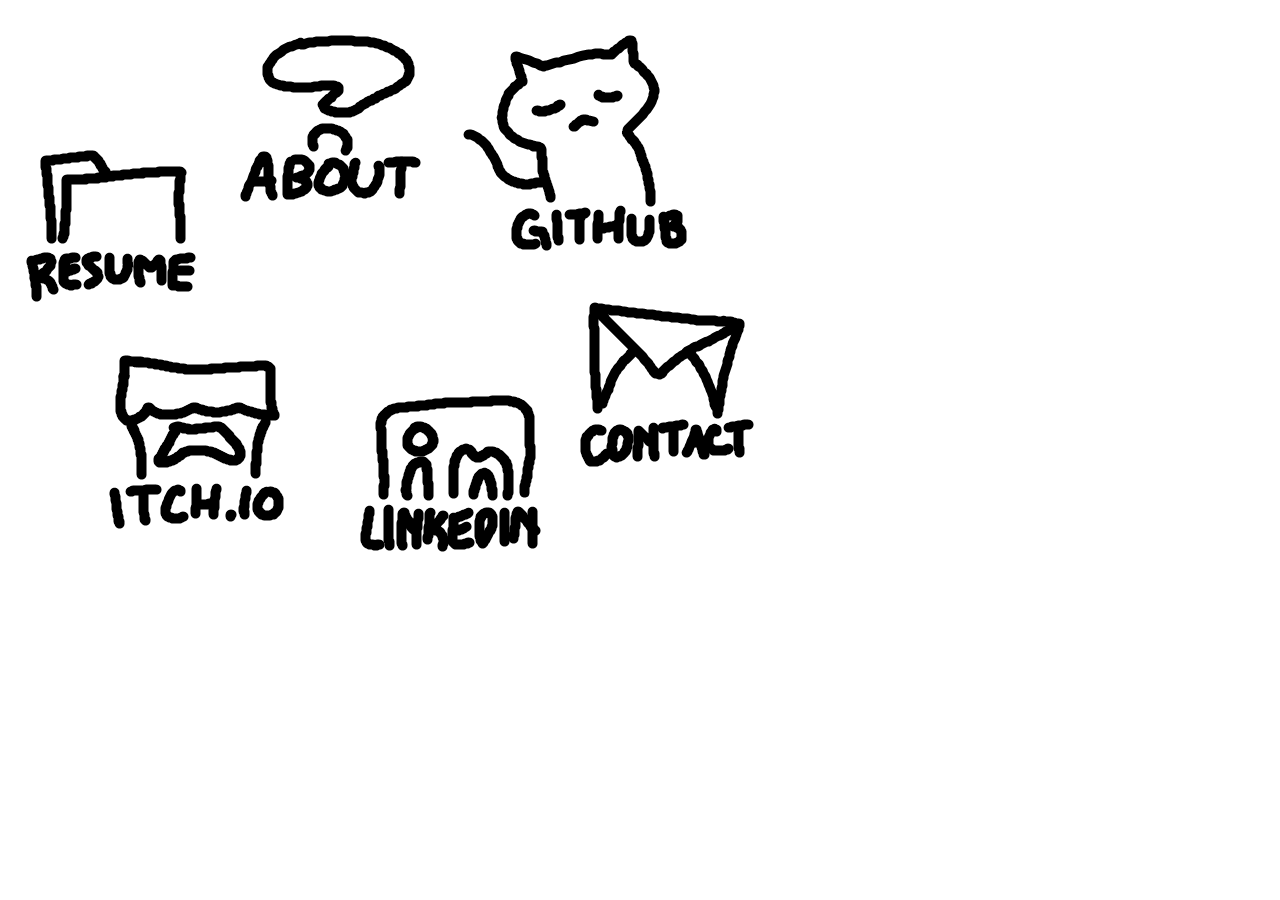
<file: index.html>
<!doctype html>
<html lang="en">
  <head>
	  <title>Leif Larson | Portfolio</title>
    <meta charset="utf-8">
  </head>
  <style>
    nav ul li { list-style-type: none; }
  </style>
  <body>
    <nav><ul>
      <li><a href="https://github.com/leiflarsongames?tab=repositories">
        <!-- GitHub -->
        <img                src='mona-sleep.png'
          onmouseout ="this.src='mona-sleep.png';"
          onmouseover="this.src='mona-wake.png';" 
          alt="A stylized drawing of GitHub's mascot, Mona. She alerts happily when hovered over."
          style="
            position: absolute;
            left: 460px;
            top: 30px;
          "/>
      </a></li>
      <li><a href="https://leiflarsongames.itch.io/">
        <img                src='itch-sleep.png'
          onmouseout ="this.src='itch-sleep.png';"
          onmouseover="this.src='itch-wake.png';" 
          alt="A stylized drawing of itch's logo, a miniature storefront with a controller icon. It is deflated until hovered over."
          style="
            position: absolute;
            left: 100px;
            top: 340px;
          "/>
      </a></li>
      <li><a href="Leif Larson Resume.pdf">
        <img                src='resume-sleep.png'
          onmouseout ="this.src='resume-sleep.png';"
          onmouseover="this.src='resume-wake.png';" 
          alt="A manilla folder, which opens with a resume inside when hovered over."
          style="
            position: absolute;
            left: 20px;
            top: 5px;
          "/>
      </a></li>
      <li><a href="https://www.linkedin.com/in/leif-k-larson/">
        <img                src='linkedin-sleep.png'
          onmouseover="this.src='linkedin-wake.png';" 
          onmouseout ="this.src='linkedin-sleep.png';"
          alt="A drawing of the linkedin logo, which tips when hovered over."
          style="
            position: absolute;
            left: 360px;
            top: 360px;
          "/>
      </a></li>
      <li><a href="about.html">
        <img                src='about-sleep.png'
          onmouseover="this.src='about-wake.png';" 
          onmouseout ="this.src='about-sleep.png';"
          alt="A question mark, which inflates when hovered over."
          style="
            position: absolute;
            left: 240px;
            top: 10px;
          "/>
      </a></li>
      <li><a href="mailto:larsonleifk@gmail.com">
        <img                src='mail-sleep.png'
          onmouseout ="this.src='mail-sleep.png';"
          onmouseover="this.src='mail-wake.png';" 
          alt="A stylized drawing of an envelope, which stretches when hovered over."
          style="
            position: absolute;
            left: 580px;
            top: 265px;
          "/>
      </a></li>
    </ul></nav>
  </body>
</html>
</file>
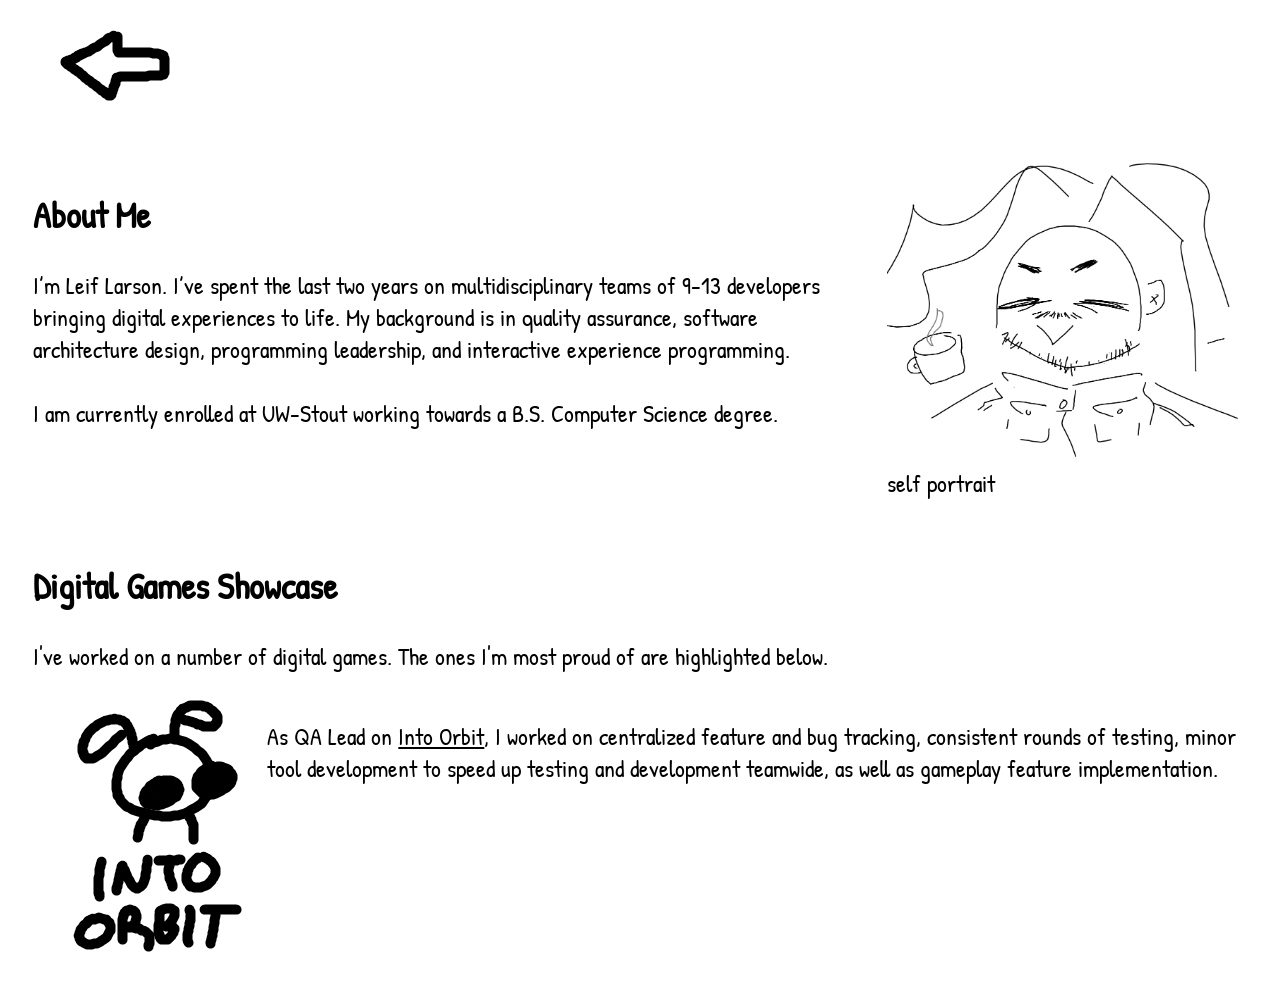
<file: about.html>
<!doctype html>
<html lang="en">
  <head>
	  <title>Leif Larson | About</title>
    <!-- Patrick Hand font -->
    <link rel="preconnect" href="https://fonts.googleapis.com">
    <link rel="preconnect" href="https://fonts.gstatic.com" crossorigin>
    <link href="https://fonts.googleapis.com/css2?family=Patrick+Hand&family=Vollkorn:ital,wght@0,400..900;1,400..900&display=swap" rel="stylesheet">
    <meta charset="utf-8">
  </head>
  <style>
    body {
      font-family: "Patrick Hand", cursive;
      font-weight: 400;
      font-style: normal;
      font-size: x-large;
      margin-left: 25pt;
      margin-right: 25pt;
    }
    ul li { list-style-type: none; }
    #about-container { display: flex; }
    #project-showcase { display: flex; }
    #bio { margin-right: 25pt; }
    .project { display: flex; }
  </style>
  <body>
    <nav><ul>
      <li><a href="index.html">
        <img                src='back-sleep.png'
          onmouseout ="this.src='back-sleep.png';"
          onmouseover="this.src='back-wake.png';" 
          alt="An arrow. It elongates when hovered over."
          style="
            position: relative;
            left: -25px;
            top: 5px;
          "
          />
      </a></li>
    </ul></nav>
    <br>
    <div id="about-container">
      <div id="bio">
        <h2>About Me</h2>
        <p>
          I’m Leif Larson. I’ve spent the last two years on multidisciplinary teams of 9-13 
          developers bringing digital experiences to life. My background is in 
          quality assurance, software architecture design, programming 
          leadership, and interactive experience programming. 
          <br><br>
          I am currently enrolled at UW-Stout working towards a B.S. Computer 
          Science degree.
        </p>
      </div>
      <div class="picture-box">
        <img src="self-portrait.png"
          alt="
            A simple, line art self-portrait of Leif Larson. He has a content 
            smile, short beard, and long locks of hair which flow out of 
            frame. He is wearing a button up coat with a pocket on each 
            breast, and a mug of hot tea is included in frame, floating in 
            space.
          "
          title="Self-Portrait"
          height="300px"
        />
        <caption>self portrait</caption>
      </div> <!-- end of picture-box -->
    </div> <!-- end of about-container -->
    <br>
    <h2>Digital Games Showcase</h2>
    <p>I've worked on a number of digital games. The ones I'm most proud of are highlighted below.</p>
    <ul id="project-showcase">
      <li class="project">
        <a href="https://freyrus1.itch.io/into-orbit">
          <img                src='into-orbit-sleep.png'
            onmouseout ="this.src='into-orbit-sleep.png';"
            onmouseover="this.src='into-orbit-wake.png';" 
            alt="
              A stylized drawing of an alien with long, floppy antennae. 
              Hovering over alerts the alien, whose expression brightens and 
              they turn to face the viewer.
            "
          />
        </a>
        <p>
          As QA Lead on <u>Into Orbit</u>, I worked on centralized feature and 
          bug tracking, consistent rounds of testing, minor tool development 
          to speed up testing and development teamwide, as well as gameplay 
          feature implementation.
        </p>
      </li> <!-- end of project: Into Orbit -->      
    </ul>
    </div></div>
  </body>
</html>
</file>
